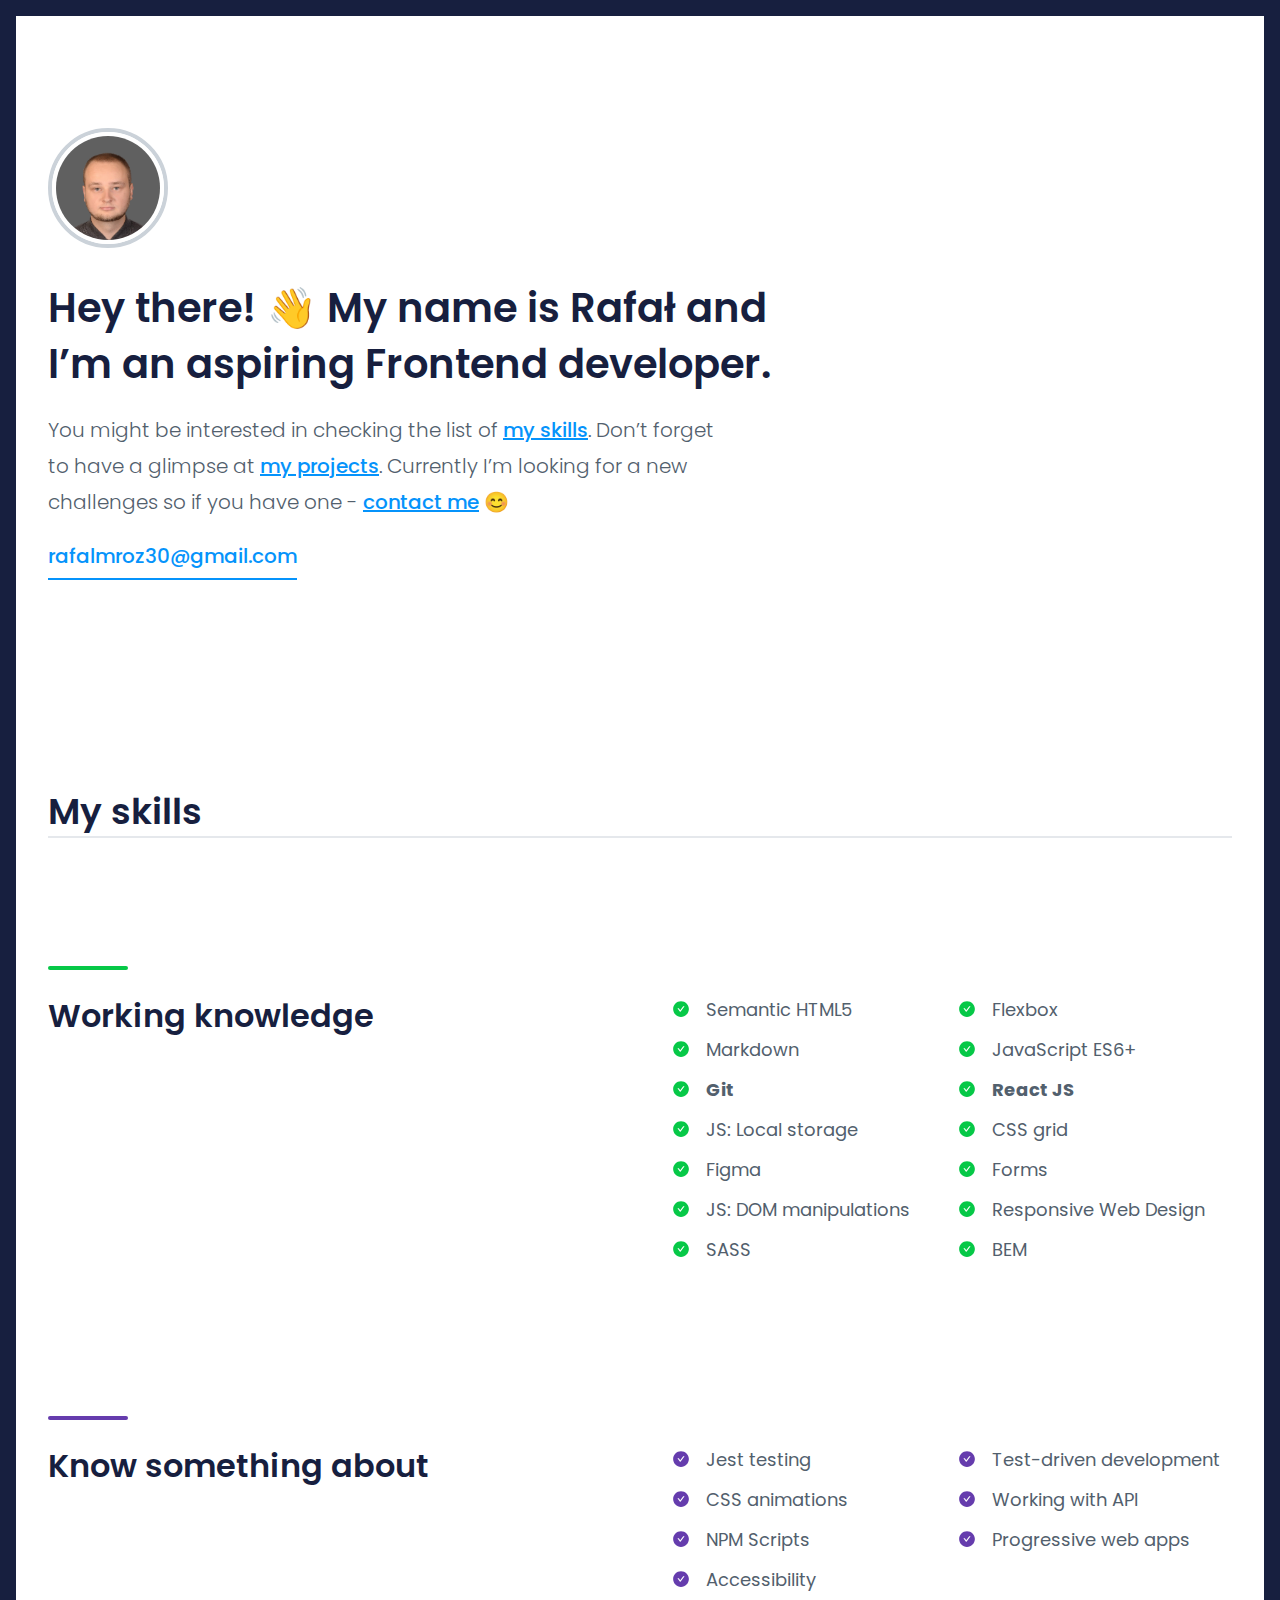
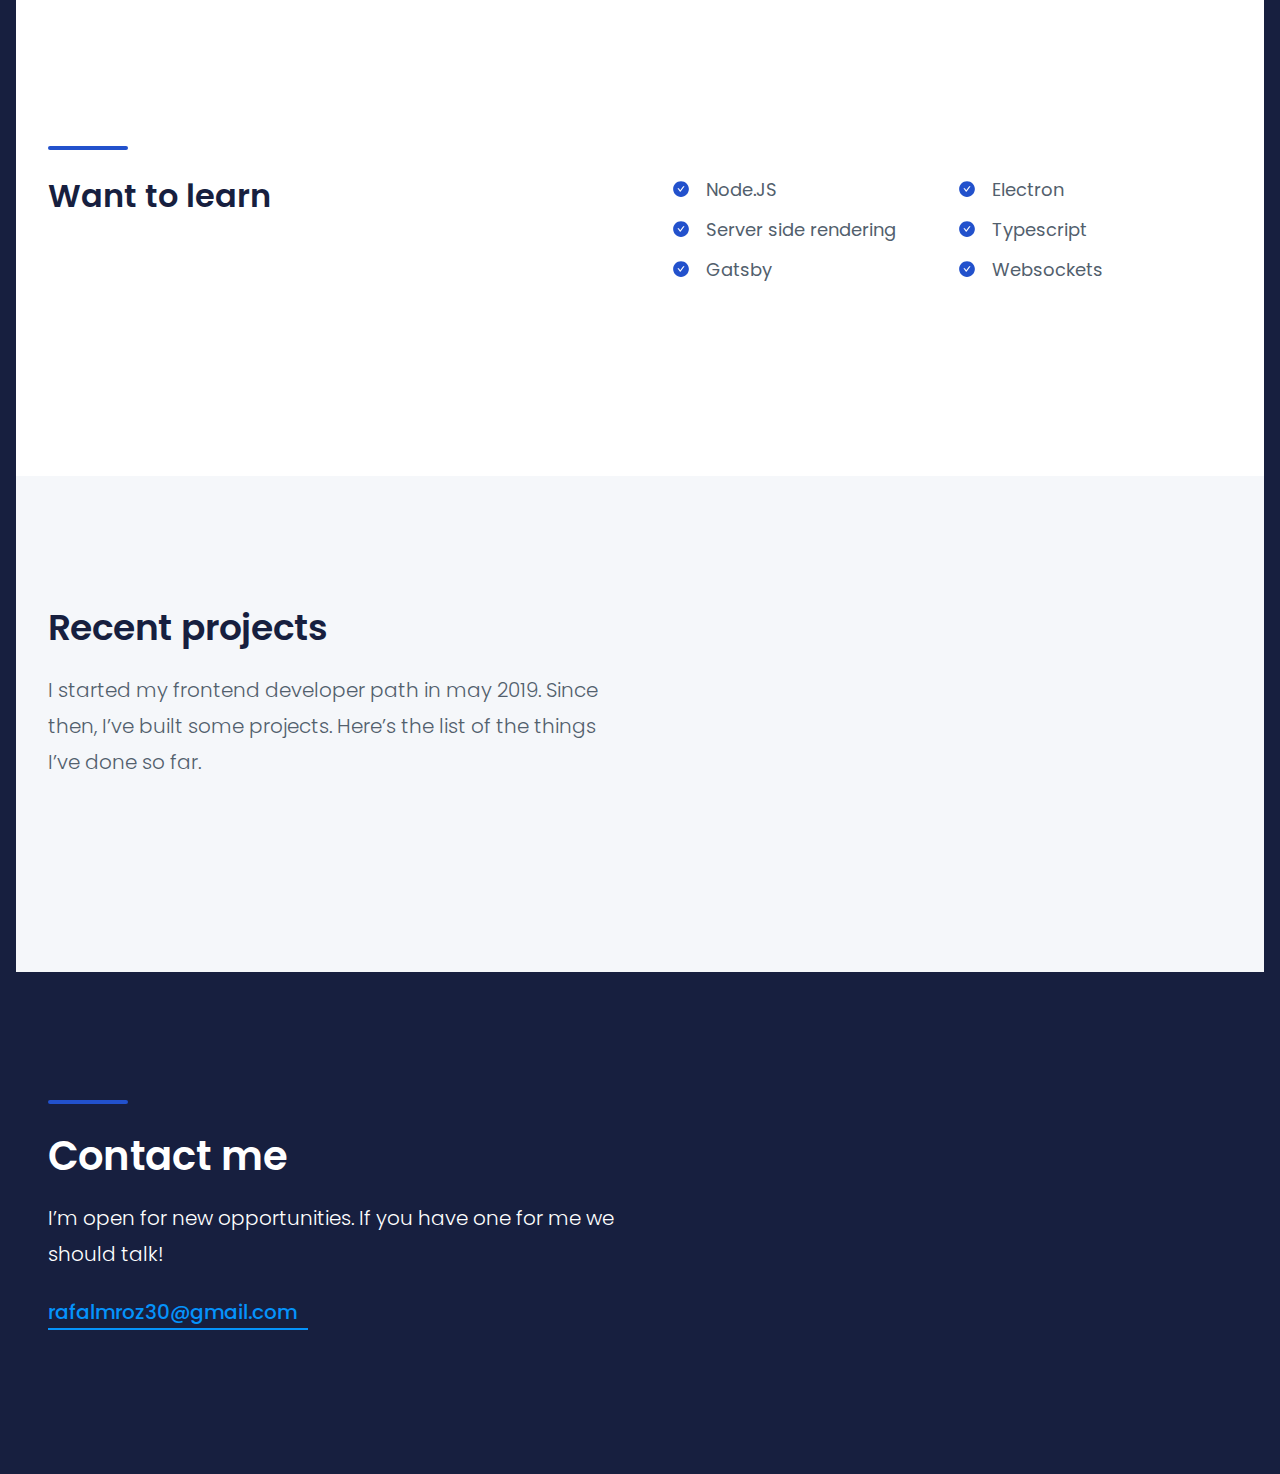
<file: index.html>
<!DOCTYPE html>
<html lang="en">

<head>
  <meta charset="UTF-8" />
  <meta name="viewport" content="width=device-width, initial-scale=1.0" />
  <meta http-equiv="X-UA-Compatible" content="ie=edge" />
  <title>Rafał Mróz landing page</title>
  <meta name="description" content="Landing page with Rafal Mroz's project list and skills" />

  <!-- Title -->
  <meta property="og:title" content="Rafał Mróz landing page" />
  <!-- OPTIONAL description. 2-4 sentences. -->
  <meta property="og:description" content="Landing page with Rafal Mroz project list and skills" />
  <!-- full url with http(s) ie. https://maciejkorsan.github.io/my-repo/ -->
  <meta property="og:url" content="https://mrozrafal.github.io" />
  <!-- full url to the image with http(s) ie. https://maciejkorsan.github.io/my-repo/assets/img/fb.png. Facebook suggests at least 1200 x 630. -->
  <meta property="og:image" content="https://mrozrafal.github.io/assets/img/cover.png" />


  <meta name="apple-mobile-web-app-capable" content="yes" />
  <link rel="apple-touch-icon" sizes="192x192" href="assets/pwa/icons/icon-192x192.png" />

  <link rel="icon" type="image/png" href="assets/pwa/icons/icon-192x192.png" />

  <link rel="stylesheet" href="css/main.css" />
</head>

<body>
  <main class="landing-page">


    <section class="person">
      <div class="person__border"> <img class="person__photo" src="assets/img/avatar.png" alt="Rafał avatar"></div>
      <h1 class="person__header">Hey there! 👋 My name is Rafał and I’m an aspiring Frontend developer. </h1>
      <p class="person__paragraph">You might be interested in checking the list of <a href="#skills"
          class="person__link">my skills</a>. Don’t forget to have a
        glimpse at <a href="#projects" class="person__link">my projects</a>.
        Currently
        I’m looking for a new challenges so if you have one - <a href="#email" class="person__link">contact me</a> 😊
      </p>

      <a class="person__email" href="mailto:rafalmroz30@gmail.com">rafalmroz30@gmail.com </a>
    </section>

    <section class="skills" id="skills">
      <h2 class="skills__header">My skills</h2>
      <section class="working-konwledge">
        <h3 class="working-konwledge__header">Working knowledge</h3>
        <ul class="working-konwledge__list">
          <li class="working-konwledge__list--element">Semantic HTML5</li>
          <li class="working-konwledge__list--element">Flexbox</li>
          <li class="working-konwledge__list--element">Markdown</li>
          <li class="working-konwledge__list--element">JavaScript ES6+</li>
          <li class="working-konwledge__list--element"><b>Git</b></li>
          <li class="working-konwledge__list--element"><b>React JS</b></li>
          <li class="working-konwledge__list--element">JS: Local storage</li>
          <li class="working-konwledge__list--element">CSS grid</li>
          <li class="working-konwledge__list--element">Figma</li>
          <li class="working-konwledge__list--element">Forms</li>
          <li class="working-konwledge__list--element">JS: DOM manipulations</li>
          <li class="working-konwledge__list--element">Responsive Web Design</li>
          <li class="working-konwledge__list--element">SASS</li>
          <li class="working-konwledge__list--element">BEM</li>
      
        </ul>
      </section>
      <section class="know-something">
        <h3 class="know-something__header">Know something about</h3>
        <ul class="know-something__list">
          
          <li class="know-something__list--element">Jest testing</li>
          <li class="know-something__list--element">Test-driven development</li>
          <li class="know-something__list--element">CSS animations</li>
          <li class="know-something__list--element">Working with API</li>
          <li class="know-something__list--element">NPM Scripts</li>
          <li class="know-something__list--element">Progressive web apps</li>
          <li class="know-something__list--element">Accessibility</li>
          

        </ul>
      </section>
      <section class="want-to">
        <h3 class="want-to__header">Want to learn</h3>
        <ul class="want-to__list">
                    <li class="want-to__list--element">Node.JS</li>
          <li class="want-to__list--element"> Electron</li>
          <li class="want-to__list--element"> Server side rendering</li>
          <li class="want-to__list--element">Typescript</li>
          <li class="want-to__list--element">Gatsby</li>
          <li class="want-to__list--element">Websockets</li>

        </ul>
      </section>
    </section>
    <section class="projects" id="projects">

      <h2 class="projects__header">Recent projects</h2>
      <div class=projects__container>
        <p class="projects__paragraph">I started my frontend developer path in  may 2019. Since then, I’ve built some
          projects.
          Here’s the list of the things I’ve done so far.</p>
        <ul class="project project--js">
          
          
        </ul>
      </div>
    </section>


    <footer class="footer" id="email">
      <div class="footer__container">
      <h2 class="footer__header">Contact me</h2>
      <p class="footer__paragraph">
        I’m open for new opportunities. If you have one for me we should talk!
      </p>

      <!-- <ul class="social">
        <li class="social__item"><a class="social__link" href="#"></a><svg xmlns="http://www.w3.org/2000/svg" x="0px" y="0px"
          width="30" height="30"
          viewBox="0 0 172 172"
          style=" fill:#fff;"><path d="M0,172v-172h172v172z" fill="none"></path><g fill="#ffffff"><path d="M86,0c-47.49846,0 -86,38.50154 -86,86c0,43.11908 31.76046,78.71646 73.14631,84.93492v-62.14492h-21.28169v-22.60477h21.28169v-15.04338c0,-24.90692 12.13262,-35.83554 32.83215,-35.83554c9.90985,0 15.15585,0.73431 17.63662,1.07169v19.73369h-14.11723c-8.78523,0 -11.85477,8.32877 -11.85477,17.72262v12.35754h25.75369l-3.49292,22.60477h-22.26077v62.33015c41.97462,-5.70246 74.35692,-41.59092 74.35692,-85.12677c0,-47.49846 -38.50154,-86 -86,-86z"></path></g></svg></li>
      </ul>
      <ul class="social">
        <li class="social__item"><a class="social__link" href="https://github.com/mrozrafal"></a><svg xmlns="http://www.w3.org/2000/svg" x="0px" y="0px"
          width="32" height="32"
          viewBox="0 0 172 172"
          style=" fill:#fff;"><path d="M86,21.5c-35.63037,0 -64.5,28.86963 -64.5,64.5c0,28.4917 18.47656,52.6792 44.11279,61.20361c3.2334,0.58789 4.40918,-1.38574 4.40918,-3.10742c0,-1.53271 -0.06299,-5.58496 -0.08398,-10.95996c-17.95166,3.88428 -21.73096,-8.65039 -21.73096,-8.65039c-2.93945,-7.45361 -7.15967,-9.44824 -7.15967,-9.44824c-5.85791,-3.98926 0.44092,-3.90528 0.44092,-3.90528c6.4668,0.46192 9.86817,6.63477 9.86817,6.63477c5.75293,9.86817 15.09619,7.0127 18.77051,5.375c0.58789,-4.17822 2.26758,-7.01269 4.09424,-8.62939c-14.31934,-1.6167 -29.37354,-7.15967 -29.37354,-31.87207c0,-7.05469 2.51953,-12.80761 6.63477,-17.32178c-0.65088,-1.6167 -2.87646,-8.18848 0.62989,-17.06982c0,0 5.41699,-1.72168 17.7417,6.61377c5.14404,-1.42773 10.66602,-2.1416 16.14599,-2.16259c5.47998,0.02099 11.00195,0.73486 16.14599,2.16259c12.32471,-8.33545 17.7207,-6.61377 17.7207,-6.61377c3.52734,8.88134 1.32276,15.45313 0.65088,17.06982c4.13623,4.51416 6.61377,10.26709 6.61377,17.32178c0,24.77539 -15.0752,30.21338 -29.43653,31.83008c2.30957,1.97364 4.36719,5.9209 4.36719,11.92578c0,8.6294 -0.06298,15.5791 -0.06298,17.69971c0,1.72168 1.15478,3.7373 4.43017,3.10742c25.61523,-8.54541 44.0708,-32.71192 44.0708,-61.20361c0,-35.63037 -28.86963,-64.5 -64.5,-64.5z"></path></svg></li>
      </ul>
      <ul class="social">
        <li class="social__item"><a class="social__link" href="#"></a><svg xmlns="http://www.w3.org/2000/svg" x="0px" y="0px"
          width="32" height="32"
          viewBox="0 0 172 172"
          style=" fill:#fff;"><path d="M86,17.2c-37.9948,0 -68.8,30.8052 -68.8,68.8c0,37.9948 30.8052,68.8 68.8,68.8c37.9948,0 68.8,-30.8052 68.8,-68.8c0,-37.9948 -30.8052,-68.8 -68.8,-68.8zM60.17707,48.1772c4.82747,0 8.04387,3.2164 8.04387,7.50493c0,4.28853 -3.2164,7.50493 -8.57707,7.50493c-4.82747,0.00573 -8.04387,-3.2164 -8.04387,-7.50493c0,-4.28853 3.2164,-7.50493 8.57707,-7.50493zM68.8,114.66667h-17.2v-45.86667h17.2zM126.13333,114.66667h-16.19093v-25.06613c0,-6.9316 -4.3172,-8.5312 -5.934,-8.5312c-1.6168,0 -7.0176,1.0664 -7.0176,8.5312c0,1.0664 0,25.06613 0,25.06613h-16.72413v-45.86667h16.72987v6.3984c2.15573,-3.7324 6.47293,-6.3984 14.5684,-6.3984c8.09547,0 14.5684,6.3984 14.5684,20.80053z"></path></svg>
            </li>
      </ul> -->
      <a href="mailto:rafalmroz30@gmail.com" class="person__email person__email--footer">rafalmroz30@gmail.com</a>
    </div>
    </footer>
  </main>



  <script src="js/main.js"></script>
</body>

</html>
</file>
<file: css/main.css>
/*! normalize.css v8.0.1 | MIT License | github.com/necolas/normalize.css */
/* Document
   ========================================================================== */
/**
 * 1. Correct the line height in all browsers.
 * 2. Prevent adjustments of font size after orientation changes in iOS.
 */
@import url("https://fonts.googleapis.com/css?family=Poppins:300,400,500,600&display=swap&subset=latin-ext");
html {
  line-height: 1.15;
  /* 1 */
  -webkit-text-size-adjust: 100%;
  /* 2 */ }

/* Sections
   ========================================================================== */
/**
 * Remove the margin in all browsers.
 */
body {
  margin: 0; }

/**
 * Render the `main` element consistently in IE.
 */
main {
  display: block; }

/**
 * Correct the font size and margin on `h1` elements within `section` and
 * `article` contexts in Chrome, Firefox, and Safari.
 */
h1 {
  font-size: 2em;
  margin: 0.67em 0; }

/* Grouping content
   ========================================================================== */
/**
 * 1. Add the correct box sizing in Firefox.
 * 2. Show the overflow in Edge and IE.
 */
hr {
  -webkit-box-sizing: content-box;
          box-sizing: content-box;
  /* 1 */
  height: 0;
  /* 1 */
  overflow: visible;
  /* 2 */ }

/**
 * 1. Correct the inheritance and scaling of font size in all browsers.
 * 2. Correct the odd `em` font sizing in all browsers.
 */
pre {
  font-family: monospace, monospace;
  /* 1 */
  font-size: 1em;
  /* 2 */ }

/* Text-level semantics
   ========================================================================== */
/**
 * Remove the gray background on active links in IE 10.
 */
a {
  background-color: transparent; }

/**
 * 1. Remove the bottom border in Chrome 57-
 * 2. Add the correct text decoration in Chrome, Edge, IE, Opera, and Safari.
 */
abbr[title] {
  border-bottom: none;
  /* 1 */
  text-decoration: underline;
  /* 2 */
  -webkit-text-decoration: underline dotted;
          text-decoration: underline dotted;
  /* 2 */ }

/**
 * Add the correct font weight in Chrome, Edge, and Safari.
 */
b,
strong {
  font-weight: bolder; }

/**
 * 1. Correct the inheritance and scaling of font size in all browsers.
 * 2. Correct the odd `em` font sizing in all browsers.
 */
code,
kbd,
samp {
  font-family: monospace, monospace;
  /* 1 */
  font-size: 1em;
  /* 2 */ }

/**
 * Add the correct font size in all browsers.
 */
small {
  font-size: 80%; }

/**
 * Prevent `sub` and `sup` elements from affecting the line height in
 * all browsers.
 */
sub,
sup {
  font-size: 75%;
  line-height: 0;
  position: relative;
  vertical-align: baseline; }

sub {
  bottom: -0.25em; }

sup {
  top: -0.5em; }

/* Embedded content
   ========================================================================== */
/**
 * Remove the border on images inside links in IE 10.
 */
img {
  border-style: none; }

/* Forms
   ========================================================================== */
/**
 * 1. Change the font styles in all browsers.
 * 2. Remove the margin in Firefox and Safari.
 */
button,
input,
optgroup,
select,
textarea {
  font-family: inherit;
  /* 1 */
  font-size: 100%;
  /* 1 */
  line-height: 1.15;
  /* 1 */
  margin: 0;
  /* 2 */ }

/**
 * Show the overflow in IE.
 * 1. Show the overflow in Edge.
 */
button,
input {
  /* 1 */
  overflow: visible; }

/**
 * Remove the inheritance of text transform in Edge, Firefox, and IE.
 * 1. Remove the inheritance of text transform in Firefox.
 */
button,
select {
  /* 1 */
  text-transform: none; }

/**
 * Correct the inability to style clickable types in iOS and Safari.
 */
button,
[type="button"],
[type="reset"],
[type="submit"] {
  -webkit-appearance: button; }

/**
 * Remove the inner border and padding in Firefox.
 */
button::-moz-focus-inner,
[type="button"]::-moz-focus-inner,
[type="reset"]::-moz-focus-inner,
[type="submit"]::-moz-focus-inner {
  border-style: none;
  padding: 0; }

/**
 * Restore the focus styles unset by the previous rule.
 */
button:-moz-focusring,
[type="button"]:-moz-focusring,
[type="reset"]:-moz-focusring,
[type="submit"]:-moz-focusring {
  outline: 1px dotted ButtonText; }

/**
 * Correct the padding in Firefox.
 */
fieldset {
  padding: 0.35em 0.75em 0.625em; }

/**
 * 1. Correct the text wrapping in Edge and IE.
 * 2. Correct the color inheritance from `fieldset` elements in IE.
 * 3. Remove the padding so developers are not caught out when they zero out
 *    `fieldset` elements in all browsers.
 */
legend {
  -webkit-box-sizing: border-box;
          box-sizing: border-box;
  /* 1 */
  color: inherit;
  /* 2 */
  display: table;
  /* 1 */
  max-width: 100%;
  /* 1 */
  padding: 0;
  /* 3 */
  white-space: normal;
  /* 1 */ }

/**
 * Add the correct vertical alignment in Chrome, Firefox, and Opera.
 */
progress {
  vertical-align: baseline; }

/**
 * Remove the default vertical scrollbar in IE 10+.
 */
textarea {
  overflow: auto; }

/**
 * 1. Add the correct box sizing in IE 10.
 * 2. Remove the padding in IE 10.
 */
[type="checkbox"],
[type="radio"] {
  -webkit-box-sizing: border-box;
          box-sizing: border-box;
  /* 1 */
  padding: 0;
  /* 2 */ }

/**
 * Correct the cursor style of increment and decrement buttons in Chrome.
 */
[type="number"]::-webkit-inner-spin-button,
[type="number"]::-webkit-outer-spin-button {
  height: auto; }

/**
 * 1. Correct the odd appearance in Chrome and Safari.
 * 2. Correct the outline style in Safari.
 */
[type="search"] {
  -webkit-appearance: textfield;
  /* 1 */
  outline-offset: -2px;
  /* 2 */ }

/**
 * Remove the inner padding in Chrome and Safari on macOS.
 */
[type="search"]::-webkit-search-decoration {
  -webkit-appearance: none; }

/**
 * 1. Correct the inability to style clickable types in iOS and Safari.
 * 2. Change font properties to `inherit` in Safari.
 */
::-webkit-file-upload-button {
  -webkit-appearance: button;
  /* 1 */
  font: inherit;
  /* 2 */ }

/* Interactive
   ========================================================================== */
/*
 * Add the correct display in Edge, IE 10+, and Firefox.
 */
details {
  display: block; }

/*
 * Add the correct display in all browsers.
 */
summary {
  display: list-item; }

/* Misc
   ========================================================================== */
/**
 * Add the correct display in IE 10+.
 */
template {
  display: none; }

/**
 * Add the correct display in IE 10.
 */
[hidden] {
  display: none; }

.person {
  max-width: 1216px;
  padding: 7rem 16px 12.5rem;
  margin: 0 auto; }
  .person__border {
    border: 4px solid #cbd2d9;
    border-radius: 50%;
    height: 120px;
    width: 120px; }
  .person__email {
    color: #0593FB;
    font-size: 1.25rem;
    font-style: normal;
    font-weight: 500;
    line-height: 2rem;
    padding: 0 0 8px;
    text-decoration: none;
    border-bottom: 2px solid #0593FB;
    max-width: 260px; }
  .person__header {
    font-style: normal;
    font-weight: 600;
    font-size: 2.5rem;
    line-height: 3.5rem;
    max-width: 780px;
    margin: 2rem 0 1rem; }
  .person__link {
    color: #0593fb;
    font-weight: 500;
    text-decoration: underline; }
  .person__paragraph {
    color: #52606D;
    font-style: normal;
    font-weight: 300;
    font-size: 1.25rem;
    line-height: 2.25rem;
    max-width: 680px; }
    @media (max-width: 767px) {
      .person__paragraph {
        margin-bottom: 40px; } }
  .person__photo {
    border: 4px solid #ffffff;
    border-radius: 50%;
    width: 112px; }

.skills {
  max-width: 1216px;
  padding: 0 16px;
  margin: 0 auto;
  padding-bottom: 104px; }
  .skills__header {
    font-style: normal;
    font-weight: 600;
    font-size: 2.25rem;
    line-height: 3rem;
    margin: 1rem 0 4rem 0;
    border-bottom: 2px solid #e5e8ec; }
    @media (max-width: 767px) {
      .skills__header {
        text-align: center; } }

.working-konwledge,
.know-something,
.want-to {
  display: -ms-grid;
  display: grid;
  -ms-grid-columns: 1fr 1fr;
  grid-template-columns: 1fr 1fr;
  padding: 4rem 0;
  -webkit-column-gap: .5rem;
     -moz-column-gap: .5rem;
          column-gap: .5rem; }
  @media (max-width: 999px) {
    .working-konwledge,
    .know-something,
    .want-to {
      -ms-grid-columns: 1fr;
      grid-template-columns: 1fr; } }
  .working-konwledge__header,
  .know-something__header,
  .want-to__header {
    font-style: normal;
    font-weight: 600;
    font-size: 2rem;
    line-height: 2.75rem;
    width: 30rem;
    margin: 0; }
    .working-konwledge__header::before,
    .know-something__header::before,
    .want-to__header::before {
      content: "";
      display: block;
      width: 80px;
      height: 4px;
      border-radius: 8px;
      background: #06C847;
      margin-bottom: 1.5rem; }
  .working-konwledge__list,
  .know-something__list,
  .want-to__list {
    display: -ms-grid;
    display: grid;
    -ms-grid-columns: 1fr 1fr;
    grid-template-columns: 1fr 1fr;
    font-weight: 400;
    font-size: 1.125rem;
    line-height: 2.5rem;
    list-style: none;
    padding-top: 6px;
    -webkit-column-gap: 24px;
       -moz-column-gap: 24px;
            column-gap: 24px; }
    @media (max-width: 767px) {
      .working-konwledge__list,
      .know-something__list,
      .want-to__list {
        grid-template-columns: repeat(auto-fill, minmax(220px, 1fr)); } }
    .working-konwledge__list--element,
    .know-something__list--element,
    .want-to__list--element {
      padding: 0 auto;
      color: #52606D;
      padding-left: 22px;
      position: relative; }
      .working-konwledge__list--element::before,
      .know-something__list--element::before,
      .want-to__list--element::before {
        position: absolute;
        top: 10px;
        left: -12px;
        padding-right: 12px;
        content: "";
        width: 18px;
        height: 18px;
        display: block;
        background: url("../assets/img/check-circle-green.svg"); }

.know-something__header::before {
  background: #653CAD; }

.know-something__list--element::before {
  background: url("../assets/img/check-circle-violet.svg"); }

.want-to__header::before {
  background: #2251CC; }

.want-to__list--element::before {
  background: url("../assets/img/check-circle-blue.svg"); }

.projects {
  background: #F5F7FA;
  padding: 8rem 0; }
  .projects__container {
    margin: 0 auto;
    max-width: 1200px;
    padding: 0 8px; }
  .projects__header {
    padding: 1rem 0;
    font-style: normal;
    font-weight: 600;
    font-size: 2.25rem;
    line-height: 3rem;
    margin: 0 auto;
    max-width: 1216px;
    padding: 0 16px; }
  .projects__paragraph {
    color: #52606D;
    font-style: normal;
    font-weight: 300;
    font-size: 1.25rem;
    line-height: 2.25rem;
    max-width: 580px; }

.project {
  display: -ms-grid;
  display: grid;
  -ms-grid-columns: 1fr 1fr;
  grid-template-columns: 1fr 1fr;
  -webkit-column-gap: 1.5rem;
     -moz-column-gap: 1.5rem;
          column-gap: 1.5rem;
  row-gap: 1.5rem;
  margin: 4rem 0 0 0;
  padding: 0;
  list-style-type: none; }
  @media (max-width: 767px) {
    .project {
      grid-template-columns: repeat(auto-fill, minmax(290px, 1fr)); } }
  .project__container {
    padding: 3rem; }
  .project__description {
    margin: 0;
    font-weight: 300;
    font-size: 1.125rem;
    line-height: 2rem;
    color: #52606D; }
  .project__footer {
    background: #F5F7FA;
    padding: 1rem 3rem;
    text-align: right; }
  .project__item {
    background: #fff;
    -webkit-box-shadow: 0px 6px 16px rgba(24, 41, 67, 0.09);
            box-shadow: 0px 6px 16px rgba(24, 41, 67, 0.09);
    border-radius: 8px;
    overflow: hidden;
    display: -webkit-box;
    display: -ms-flexbox;
    display: flex;
    -webkit-box-orient: vertical;
    -webkit-box-direction: normal;
        -ms-flex-direction: column;
            flex-direction: column;
    -webkit-box-pack: justify;
        -ms-flex-pack: justify;
            justify-content: space-between; }
  .project__header {
    font-style: normal;
    font-weight: 600;
    font-size: 1.25rem;
    line-height: 2.25rem;
    margin: 1rem 0 0.5rem; }
  .project__link {
    font-style: normal;
    font-weight: 500;
    font-size: 1.125rem;
    line-height: 2rem;
    color: #0593FB;
    text-decoration: none;
    display: -webkit-inline-box;
    display: -ms-inline-flexbox;
    display: inline-flex;
    -webkit-box-align: center;
        -ms-flex-align: center;
            align-items: center; }
    .project__link + .project__link {
      margin-left: 3.125rem;
      position: relative; }
      .project__link + .project__link::after {
        content: "";
        position: absolute;
        left: -26px;
        height: 2rem;
        width: 2px;
        background: #CBD2D9;
        display: block;
        pointer-events: none; }
    .project__link::before {
      content: "";
      display: block;
      margin-right: 8px;
      width: 24px;
      height: 24px;
      background: url("[data-uri]%0D%0AZSIgeG1sbnM9Imh0dHA6Ly93d3cudzMub3JnLzIwMDAvc3ZnIj4KPHBhdGggZD0iTTIxLjc1IDMu%0D%0AMjgxMjVIMi4yNUMxLjgzNTE2IDMuMjgxMjUgMS41IDMuNjE2NDEgMS41IDQuMDMxMjVWMTUuNjU2%0D%0AMkMxLjUgMTYuMDcxMSAxLjgzNTE2IDE2LjQwNjIgMi4yNSAxNi40MDYySDExLjE1NjJWMTkuMDMx%0D%0AMkg3LjEyNUM2LjkxODc1IDE5LjAzMTIgNi43NSAxOS4yIDYuNzUgMTkuNDA2MlYyMC41MzEyQzYu%0D%0ANzUgMjAuNjM0NCA2LjgzNDM3IDIwLjcxODggNi45Mzc1IDIwLjcxODhIMTcuMDYyNUMxNy4xNjU2%0D%0AIDIwLjcxODggMTcuMjUgMjAuNjM0NCAxNy4yNSAyMC41MzEyVjE5LjQwNjJDMTcuMjUgMTkuMiAx%0D%0ANy4wODEzIDE5LjAzMTIgMTYuODc1IDE5LjAzMTJIMTIuODQzOFYxNi40MDYySDIxLjc1QzIyLjE2%0D%0ANDggMTYuNDA2MiAyMi41IDE2LjA3MTEgMjIuNSAxNS42NTYyVjQuMDMxMjVDMjIuNSAzLjYxNjQx%0D%0AIDIyLjE2NDggMy4yODEyNSAyMS43NSAzLjI4MTI1Wk0yMC44MTI1IDE0LjcxODhIMy4xODc1VjQu%0D%0AOTY4NzVIMjAuODEyNVYxNC43MTg4WiIgZmlsbD0iIzA1OTNGQiIvPgo8L3N2Zz4K") center center no-repeat; }
    .project__link--code::before {
      background: url("[data-uri]%0D%0AZSIgeG1sbnM9Imh0dHA6Ly93d3cudzMub3JnLzIwMDAvc3ZnIj4KPHBhdGggZD0iTTEyLjA5Mzgg%0D%0AMTUuNzczNEMxMi4wOTM4IDE1Ljg3NjYgMTIuMTczNCAxNS45NjA5IDEyLjI2OTUgMTUuOTYwOUgx%0D%0ANi42MDU1QzE2LjcwMTYgMTUuOTYwOSAxNi43ODEyIDE1Ljg3NjYgMTYuNzgxMiAxNS43NzM0VjE0%0D%0ALjY0ODRDMTYuNzgxMiAxNC41NDUzIDE2LjcwMTYgMTQuNDYwOSAxNi42MDU1IDE0LjQ2MDlIMTIu%0D%0AMjY5NUMxMi4xNzM0IDE0LjQ2MDkgMTIuMDkzOCAxNC41NDUzIDEyLjA5MzggMTQuNjQ4NFYxNS43%0D%0ANzM0Wk03LjUyNTc4IDE1LjkxNjRMMTIuMDI1OCAxMi4xNDNDMTIuMTE0OCAxMi4wNjggMTIuMTE0%0D%0AOCAxMS45Mjk3IDEyLjAyNTggMTEuODU0N0w3LjUyNTc4IDguMDgzNTlDNy40OTg2MiA4LjA2MDQ5%0D%0AIDcuNDY1MzkgOC4wNDU2NyA3LjQzMDA1IDguMDQwODlDNy4zOTQ3MiA4LjAzNjExIDcuMzU4NzUg%0D%0AOC4wNDE1NyA3LjMyNjQyIDguMDU2NjJDNy4yOTQwOSA4LjA3MTY4IDcuMjY2NzcgOC4wOTU2OSA3%0D%0ALjI0NzY4IDguMTI1ODFDNy4yMjg1OSA4LjE1NTk0IDcuMjE4NTUgOC4xOTA5IDcuMjE4NzUgOC4y%0D%0AMjY1NlY5LjY5NjA5QzcuMjE4NzUgOS43NTIzNCA3LjI0MjE5IDkuODAzOTEgNy4yODY3MiA5Ljgz%0D%0AOTA2TDkuODYwMTYgMTJMNy4yODY3MiAxNC4xNjA5QzcuMjY1NzcgMTQuMTc4NSA3LjI0ODg1IDE0%0D%0ALjIwMDMgNy4yMzcxMiAxNC4yMjVDNy4yMjUzOSAxNC4yNDk3IDcuMjE5MTIgMTQuMjc2NiA3LjIx%0D%0AODc1IDE0LjMwMzlWMTUuNzczNEM3LjIxODc1IDE1LjkzMjggNy40MDM5MSAxNi4wMTk1IDcuNTI1%0D%0ANzggMTUuOTE2NFpNMjAuNjI1IDIuNjI1SDMuMzc1QzIuOTYwMTYgMi42MjUgMi42MjUgMi45NjAx%0D%0ANiAyLjYyNSAzLjM3NVYyMC42MjVDMi42MjUgMjEuMDM5OCAyLjk2MDE2IDIxLjM3NSAzLjM3NSAy%0D%0AMS4zNzVIMjAuNjI1QzIxLjAzOTggMjEuMzc1IDIxLjM3NSAyMS4wMzk4IDIxLjM3NSAyMC42MjVW%0D%0AMy4zNzVDMjEuMzc1IDIuOTYwMTYgMjEuMDM5OCAyLjYyNSAyMC42MjUgMi42MjVaTTE5LjY4NzUg%0D%0AMTkuNjg3NUg0LjMxMjVWNC4zMTI1SDE5LjY4NzVWMTkuNjg3NVoiIGZpbGw9IiMwNTkzRkIiLz4K%0D%0APC9zdmc+Cg==") center center no-repeat; }
  .project__paragraph {
    font-style: normal;
    font-weight: 300;
    font-size: 1.25rem;
    line-height: 2.25rem;
    color: #52606D; }

.footer {
  color: #fff;
  background: #171F3F; }
  .footer__container {
    max-width: 1216px;
    margin: 0 auto;
    padding: 0 16px 8rem; }
  .footer__header {
    margin: 0;
    padding: 8rem 0 1rem;
    font-style: normal;
    font-weight: 600;
    font-size: 2.5rem;
    line-height: 3.5rem; }
    .footer__header::before {
      content: "";
      display: block;
      width: 80px;
      height: 4px;
      border-radius: 8px;
      background: #2251CC;
      margin-bottom: 1.5rem; }
  .footer__paragraph {
    padding: 0 0 1.5rem;
    font-style: normal;
    font-weight: 300;
    font-size: 1.25rem;
    line-height: 2.25rem;
    max-width: 36.25rem;
    margin: 0; }

.social {
  padding: 0 0 3rem;
  display: inline-block;
  list-style-type: none;
  margin: 0; }
  .social + .social {
    margin-left: 1.5rem; }

.person__email--footer {
  display: -webkit-box;
  display: -ms-flexbox;
  display: flex;
  padding: 0; }

html {
  -webkit-box-sizing: border-box;
          box-sizing: border-box;
  font-size: 16px;
  -webkit-font-smoothing: antialiased;
  -moz-osx-font-smoothing: grayscale;
  scroll-behavior: smooth; }
  @media (max-width: 767px) {
    html {
      font-size: 12px;
      overflow-x: hidden; } }

*,
*:before,
*:after {
  -webkit-box-sizing: inherit;
          box-sizing: inherit; }

body {
  background: #fff;
  font-family: Poppins, sans-serif;
  color: #171F3F;
  border: 1rem solid #171F3F; }
  @media (max-width: 767px) {
    body {
      border: none; } }

/*# sourceMappingURL=main.css.map */
</file>
